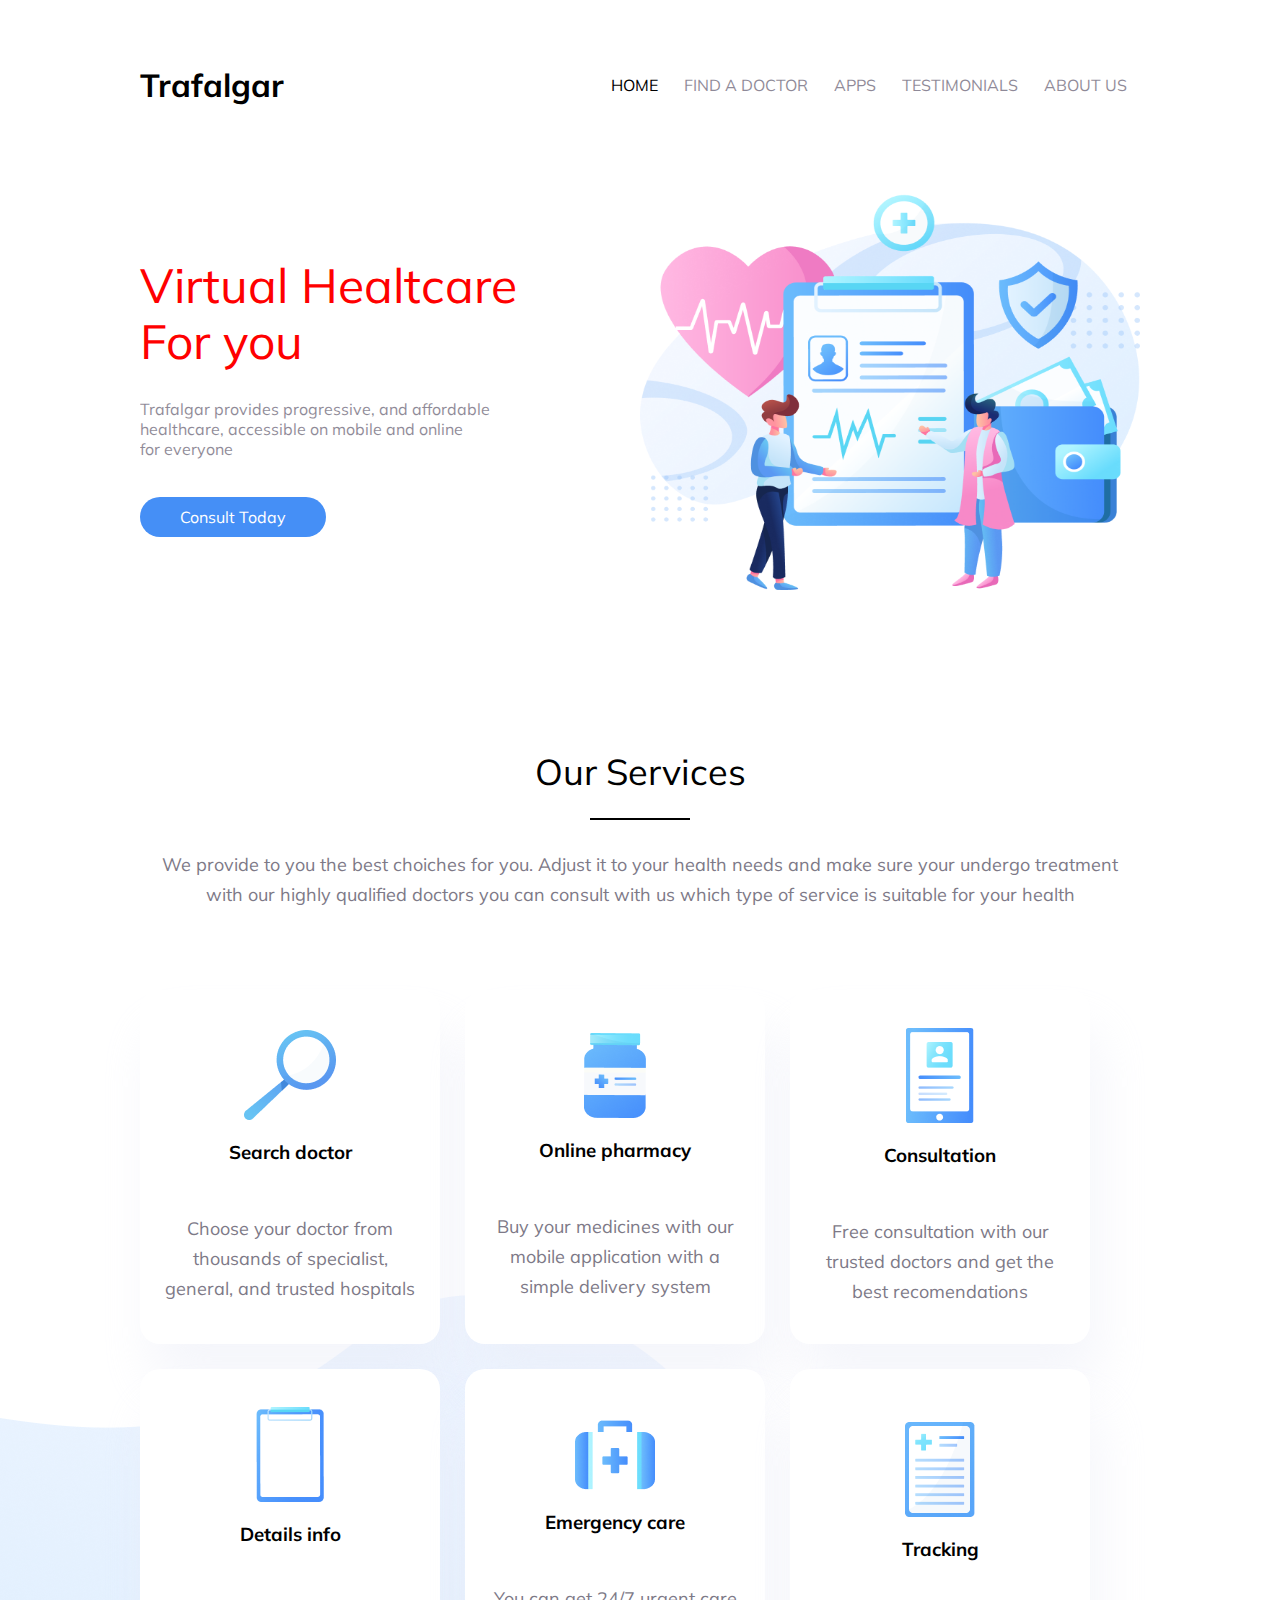
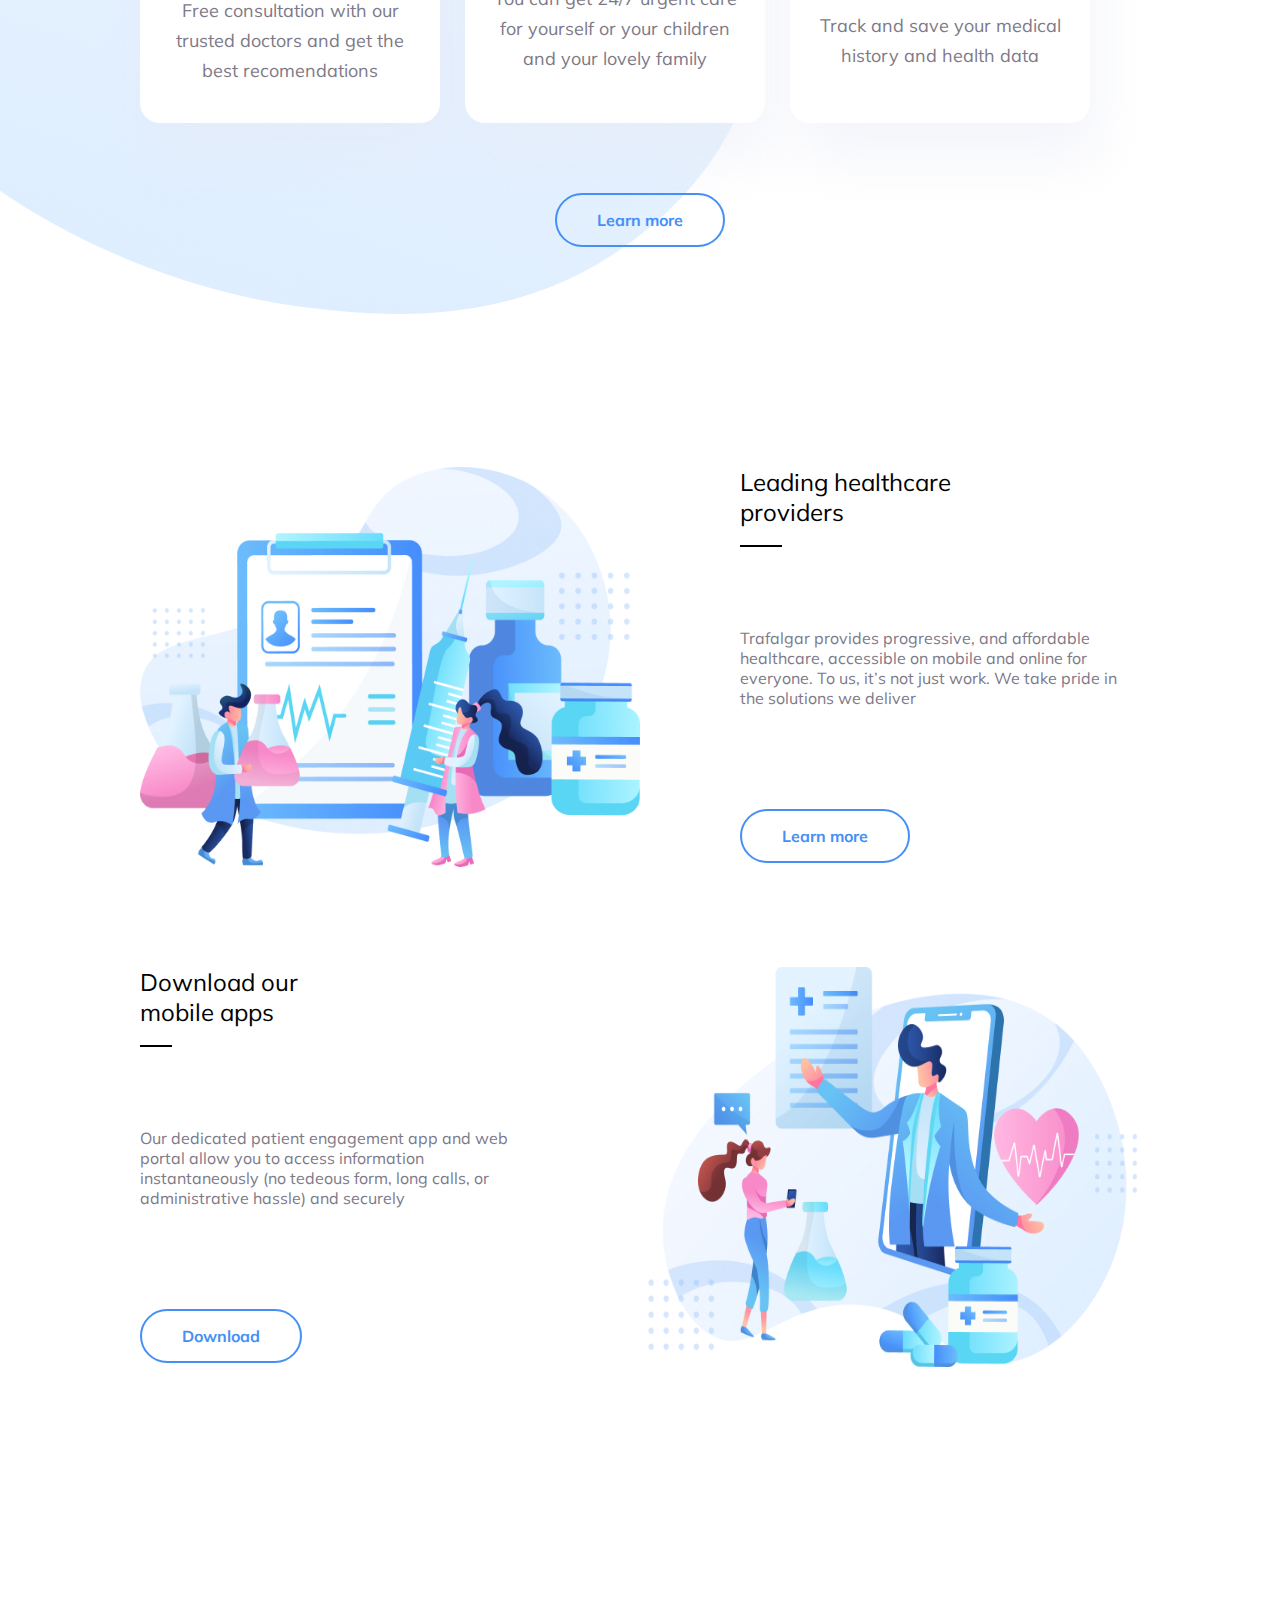
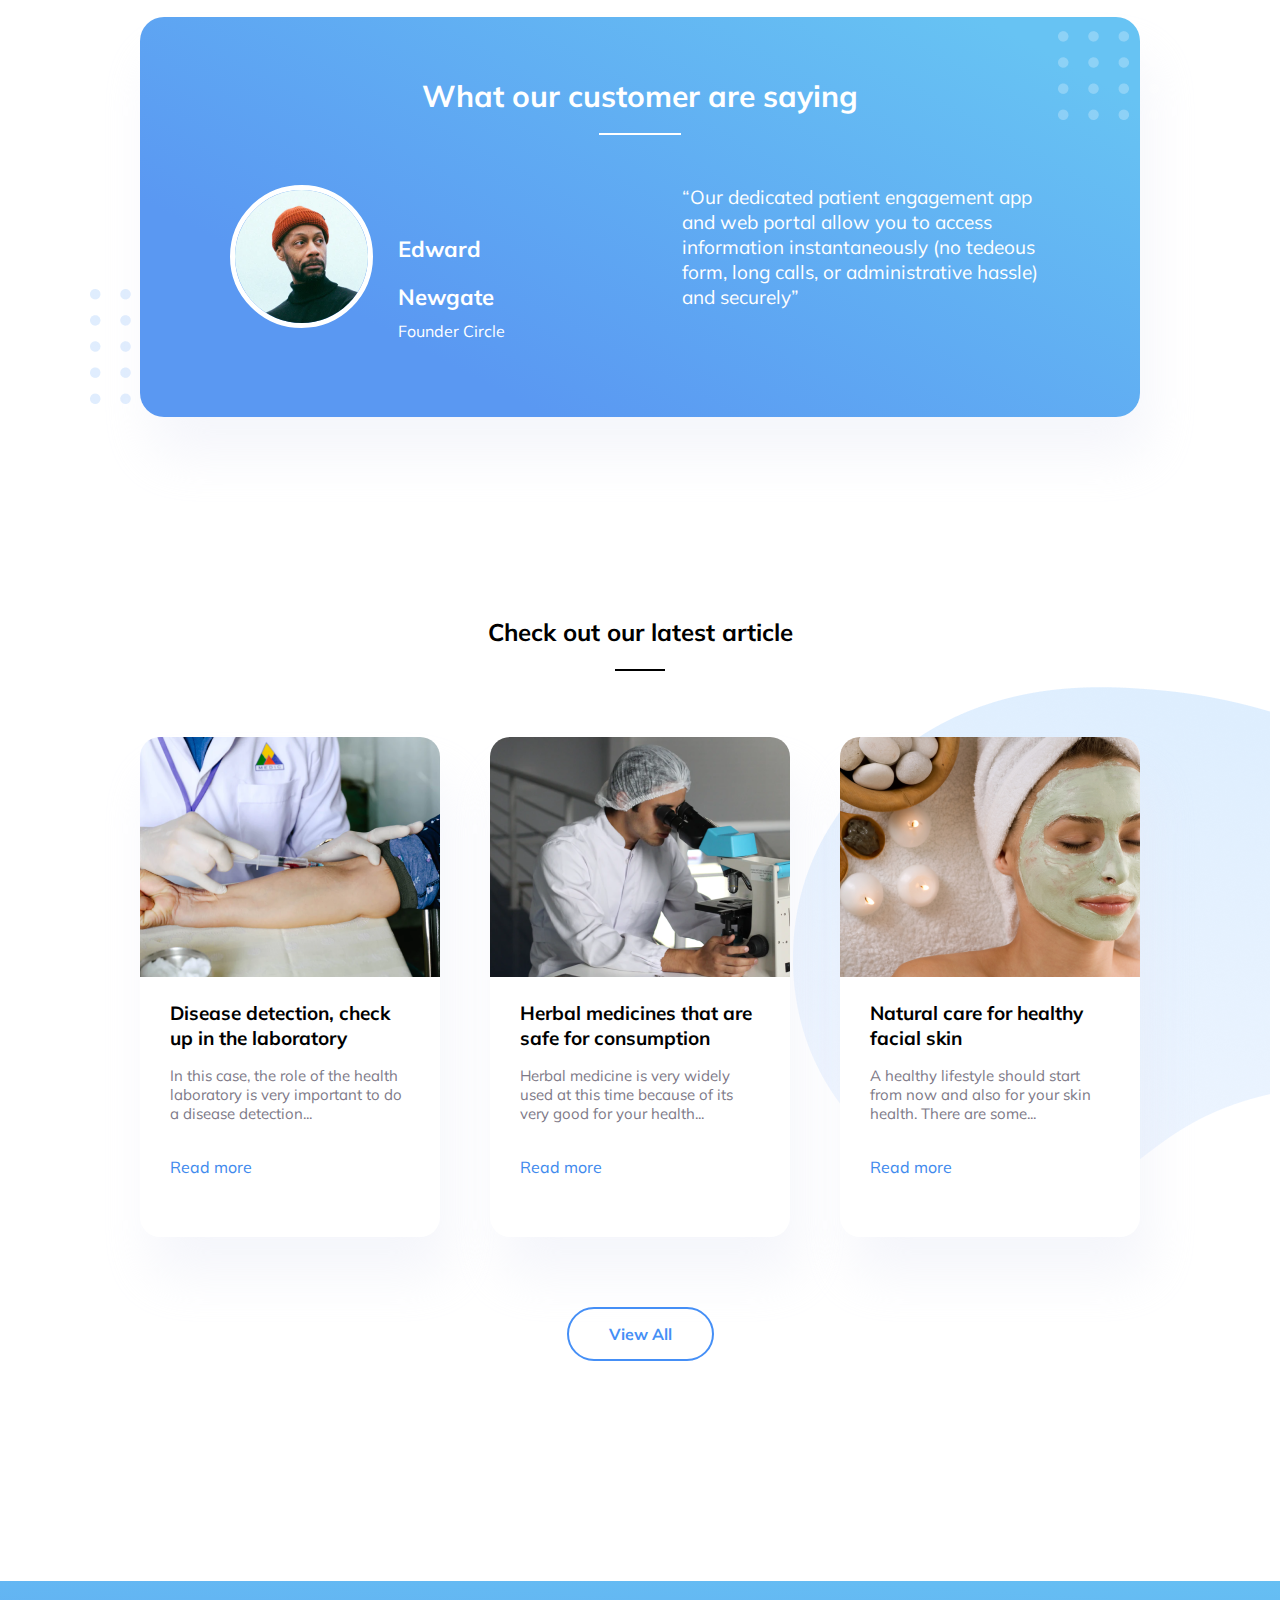
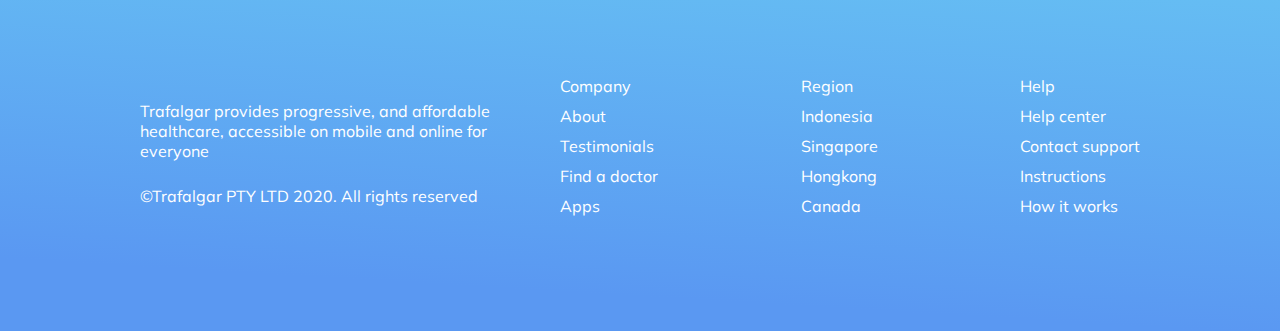
<file: trafalgar landing page/index.html>
<!DOCTYPE html>
<html lang="en">
<head>
    <meta charset="UTF-8">
    <meta http-equiv="X-UA-Compatible" content="IE=edge">
    <meta name="viewport" content="width=device-width, initial-scale=1.0">
    <title>Trafalgar - Landing page</title>
    <link rel="stylesheet" href="style.css">
</head>
<body>
    <img class="overlay" src="./img/Vector.png" alt="">
    <!-- Navigation -->
    <header class="header container">
        <div class="logo-holder">
            <h1 class="logo">Trafalgar</h1>
        </div>
        <ul class="menu-links">
            <li><a class="active" href="#">Home</a></li>
            <li><a href="#">Find a doctor</a></li>
            <li><a href="#">Apps</a></li>
            <li><a href="#">Testimonials</a></li>
            <li><a href="#">About Us</a></li>
        </ul>
    </header>

    <!-- Section 1 -->
    <div class="section1 container">
        <div class="section-left">
            <h1 class="healtcare">
                Virtual Healtcare <br>
                For you
            </h1>
            <p>
                Trafalgar provides progressive, and affordable <br>
                healthcare, accessible on mobile and online <br>
                for everyone
            </p>
            <a href="#" class="btn">Consult Today</a>
        </div>
        <div class="section-right">
            <img src="./img/trafalgar-header illustration 1.png" alt="" height="590" width="693">
        </div>
    </div>

    <!-- Section 2 -->
    <div class="section2 container">
        <h2 class="heading2">Our Services</h2>
        <p>
            We provide to you the best choiches for you. Adjust it to your health needs and make sure your undergo treatment <br>
            with our highly qualified doctors you can consult with us which type of service is suitable for your health
        </p>
        <div class="section2-inner">
            <div class="icon-item">
                <img src="./img/Group.png" alt="">
                <h3>Search doctor</h3>
                <p>Choose your doctor from thousands of specialist, general, and trusted hospitals</p>
            </div>
            <div class="icon-item">
                <img src="./img/Group (1).png" alt="">
                <h3>Online pharmacy</h3>
                <p>Buy  your medicines with our mobile application with a simple delivery system</p>
            </div>
            <div class="icon-item">
                <img src="./img/Frame.png" alt="">
                <h3>Consultation</h3>
                <p>Free consultation with our trusted doctors and get the best recomendations</p>
            </div>
            <div class="icon-item">
                <img src="./img/Group (2).png" alt="">
                <h3>Details info</h3>
                <p>Free consultation with our trusted doctors and get the best recomendations</p>
            </div>
            <div class="icon-item">
                <img src="./img/Frame (1).png" alt="">
                <h3>Emergency care</h3>
                <p>
                    You can get 24/7 urgent care for yourself or your children and your
                    lovely family
                </p>
            </div>
            <div class="icon-item">
                <img src="./img/Frame (2).png" alt="">
                <h3>Tracking</h3>
                <p>Track and save your medical history and health data </p>
            </div>
        </div>
        <div class="section2-btn">
            <a href="#" class="learn-more">Learn more</a>
        </div>
    </div>

    <!-- Section 3 -->
    <div class="section3 container">
        <div class="section3-left">
            <img src="./img/trafalgar-illustration 2.png" alt="">
        </div>
        <div class="section3-right">
            <h2 class="heading2">
                Leading healthcare <br>
                providers</h2>
            <p class="img-block-p">
                Trafalgar provides progressive, and affordable healthcare, accessible on mobile and online for everyone. To us, it’s not just work. We take pride 
                in the solutions we deliver
            </p>
            <a href="#" class="learn-more">Learn more</a>
        </div>
    </div>

    <!-- Section 4 -->
    <div class="section4 container">
        <div class="section4-left">
            <h2 class="heading2">
                 Download our </br>
                 mobile apps
            </h2>
            <p class="img-block-p">
                Our dedicated patient engagement app and 
                web portal allow you to access information instantaneously (no tedeous form, long calls, 
                or administrative hassle) and securely
            </p>
            <a href="#" class="learn-more download">Download</a>
        </div>
        <div class="section4-right">
            <img src="./img/trafalgar-illustration 1.png" alt="">
        </div>
    </div>

    <!-- Carousel -->
    <div class="carousel-section container">
        <img class="particle" src="./img/particle.png" alt="">
        <img class="particle2" src="./img/particle2.png" alt="">
        <div class="carousel-inner">
            <h2 class="carousel-title">What our customer are saying</h2>
            <div class="carousel-data">
                <div class="data-left">
                    <div class="author-img">
                        <img src="./img/image avatar.png" alt="">
                    </div>
                    <div class="author-data">
                        <h4 class="author-name">Edward Newgate</h4>
                        <p class="author-position">Founder Circle</p>
                    </div>
                </div>
                <div class="data-right">
                    <p class="author-comment">
                        “Our dedicated patient engagement app and 
                        web portal allow you to access information instantaneously (no tedeous form, long calls, 
                        or administrative hassle) and securely”
                    </p>
                </div>
            </div>
        </div>
        <div class="carousel-navigation">
            <a href="" class="navigation-prev disabled"></a>
            <div class="navigation-dots">
                <a href="#" class="navigation-dot active"></a>
                <a href="#" class="navigation-dot"></a>
                <a href="#" class="navigation-dot"></a>
                <a href="#" class="navigation-dot"></a>
            </div>
            <a href="" class="navigation-next"></a>
        </div>
    </div>

    <!-- Blog section -->
    <div class="blog-section container">
        <img class="blog-overlay "src="./img/overlay2.png" alt="">
        <h2 class="blog-title">Check out our latest article</h2>
        <div class="blog-inner">
            <div class="blog-item">
                <div class="img-block">
                    <img src="./img/image 1.png" alt="">
                </div>
                <div class="info-block">
                    <a href="#" class="info-title">
                        Disease detection, check 
                        up in the laboratory
                    </a>
                    <p class="info-text">
                        In this case, the role of the health laboratory is very important to do
                        a disease detection...
                    </p>
                    <a href="#" class="info-view">Read more</a>
                </div>
            </div>

            <div class="blog-item">
                <div class="img-block">
                    <img src="./img/image 2 .png" alt="">
                </div>
                <div class="info-block">
                    <a href="#" class="info-title">
                        Herbal medicines that are 
                        safe for consumption
                    </a>
                    <p class="info-text">
                        Herbal medicine is very widely used at this time because of its very good for your health...
                    </p>
                    <a href="#" class="info-view">Read more</a>
                </div>
            </div>

            <div class="blog-item">
                <div class="img-block">
                    <img src="./img/image 3.png" alt="">
                </div>
                <div class="info-block">
                    <a href="#" class="info-title">
                        Natural care for healthy 
                        facial skin
                    </a>
                    <p class="info-text">
                        A healthy lifestyle should start from now and also for your skin health.
                        There are some...
                    </p>
                    <a href="#" class="info-view">Read more</a>
                </div>
            </div>

        </div>
        <div class="blog-section-btn">
            <a href="#" class="learn-more">View All</a>
        </div>
    </div>

    <!-- Footer -->
    <div class="background-footer">
        <footer class="footer container">
            <div class="footer-left">
                <p class="footer-text">
                    Trafalgar provides progressive, and affordable healthcare, accessible on mobile and online 
                    for everyone
                </p>
                <p class="footer-copyright">©Trafalgar PTY LTD 2020. All rights reserved</p>
            </div>
            <div class="footer-right">
                <ul class="footer-navigation-item">
                    <li class="first-item">Company</li>
                    <li>About</li>
                    <li>Testimonials</li>
                    <li>Find a doctor</li>
                    <li>Apps</li>
                </ul>

                <ul class="footer-navigation-item">
                    <li class="first-item">Region</li>
                    <li>Indonesia</li>
                    <li>Singapore</li>
                    <li>Hongkong</li>
                    <li>Canada</li>
                </ul>

                <ul class="footer-navigation-item">
                    <li class="first-item">Help</li>
                    <li>Help center</li>
                    <li>Contact support</li>
                    <li>Instructions</li>
                    <li>How it works</li>
                </ul>
            </div>
        </footer>
    </div>
</body>
</html>
</file>
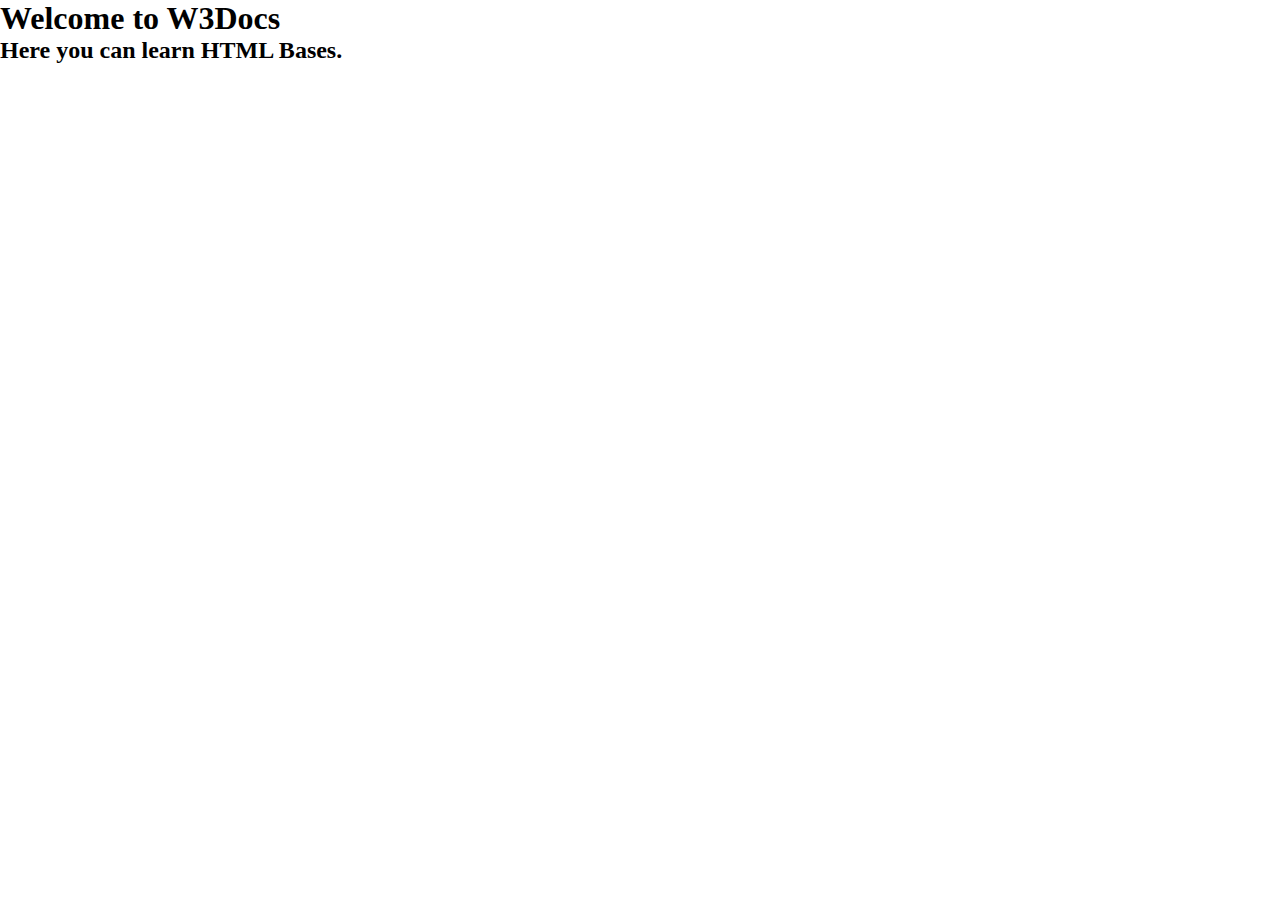
<file: trafalgar landing page/index2.html>
<!DOCTYPE html>
<html lang="en">
<head>
    <meta charset="UTF-8">
    <meta http-equiv="X-UA-Compatible" content="IE=edge">
    <meta name="viewport" content="width=device-width, initial-scale=1.0">
    <title>Document</title>
</head>
<body>
    <style>
        * {
            margin: 0;
            padding: 0;
            box-sizing: border-box;

        }
        div {
            width: 200px;
            background-color: red;
            height: 100vh;
        }
    </style>
    <hgroup>
        <h1>Welcome to W3Docs</h1>
        <h2>Here you can learn HTML Bases.</h2>
      </hgroup>

</body>
</html>
</file>
<file: trafalgar landing page/style.css>
@import url('https://fonts.googleapis.com/css2?family=Mulish&display=swap');

/* Default styles */

body {
    background-color: #fff;
}

* {
    margin: 0;
    padding: 0;
    box-sizing: border-box;
    font-family: 'Mulish', sans-serif;
}

a {
    text-decoration: none;
}

.container {
    width: 1000px;
    margin-right: auto;
    margin-left: auto;
}

.overlay {
    position: absolute;
    left: 0;
    top: 120%;
    z-index: -1;
}

.heading2 {
    font-weight: 400;
}

.img-block-p {
    color: #7D7987;
    width: 400px;
}

/* Navigation */

.header {
    display: flex;
    align-items: center;
    justify-content: space-between;
    margin-top: 65px;
    margin-bottom: 85px;
}

.logo-holder .logo {
    font-weight: bold;
}

.header .menu-links {
    display: flex;
    list-style: none;
}

.header .menu-links .active {
    color: #000;
    opacity: 1;
}


.header .menu-links a {
    text-decoration: none;
    color: #1F1534;
    opacity: 0.5;
    line-height: 23px;
    margin: 0 13px;
    text-transform: uppercase;
    transition: 0.5s;
}

.header .menu-links a:hover {
    color: #000;
    opacity: 1;
}


/* Section 1 */

.section1 {
    display: flex;
    justify-content: space-between;
    align-items: center;
}



.section1 .section-left h1 {
    font-weight: 400;
    font-style: normal;
    line-height: 56px;
    font-size: 48px;
    margin-bottom: 30px;
}

.section1 .section-left p {
    color: #1F1534;
    opacity: 0.5;
    margin-bottom: 48px;
}

.section1 .section-left .btn {
    color: #fff;
    width: 200px;
    height: 56px;
    background-color: #458FF6;
    padding: 10px 40px;
    border-radius: 55px;;
}

.section1 .section-right img {
    width: 500px;
    height: 400px;
}

/* Section 2 */

.section2 {
    margin-top: 150px;
}

.section2 .heading2 {
    text-align: center;
    font-size: 36px;
    line-height: 56px;
    position: relative;
}

.section2 .heading2::after {
    content: '';
    position: absolute;
    width: 10%;
    background-color: #000;
    height: 2px;
    left: 50%;
    bottom: -20px;
    transform: translateX(-50%);
}

.section2 p {
    text-align: center;
    line-height: 30px;
    margin-top: 50px;
    font-size: 18px;
    color: #7D7987;
}

.section2 .section2-inner {
    display: flex;
    margin-top: 80px;
    flex-wrap: wrap;
    gap: 25px;
    margin-bottom: 70px;
}

.section2-inner .icon-item {
    width: 300px;
    height: 354px;
    border-radius: 20px;
    background-color: #fff;
    box-shadow: 10px 40px 50px 0px #E5E9F666;
    padding: 30px 20px;
    display: flex;
    flex-direction: column;
    justify-content: center;
    align-items: center;
    transition: 0.3s ease;
}

.section2-inner .icon-item:hover {
    transform: scale(1.08);
}

.section2-inner .icon-item h3 {
    margin-top: 20px;
}

.learn-more {
    color:#458FF6;
    border: 2px solid #458FF6;
    border-radius: 55px;
    padding: 15px 40px;
    font-weight: bold;
    transition: 0.2s ease;
}

.learn-more:hover {
    background-color: #458FF6;
    color: #fff;
}

.section2-btn {
    display: flex;
    justify-content: center;
    margin-bottom: 220px;
}

/* Section 3, Section 4 */ 

.section3, .section4 {
    height: 400px;
    margin-bottom: 100px;
    display: flex;
}

.section3-left, .section4-left {
    float: left;
    margin-right: 100px;
}

.section3-right, .section4-left {
    height: 44vh;
    display: flex;
    flex-direction: column;
    justify-content: space-between;
    align-items: flex-start;
}

.section3-left img, .section4-right img {
    width: 500px;
    height: 400px;
    margin-bottom: 50px;
}

.section3-right .heading2, .section4-left .heading2 {
    position: relative;
}


.section3-right .heading2::after, .section4-left .heading2::after {
    content: '';
    position: absolute;
    bottom: -20px;
    left: 0;
    width: 20%;
    background: #000;
    height: 2px;
}

/* Carousel */

.carousel-section {
    width: 1000px;
    height: 400px;
    border-radius: 24px;
    background: linear-gradient(208.18deg, #67C3F3 9.05%, #5A98F2 76.74%);
    margin-top: 250px;
    box-shadow: 10px 40px 50px 0px #E5E9F666;
    position: relative;
}

.carousel-inner {
    padding: 60px 90px;
}

.carousel-inner .carousel-title {
    position: relative;
    text-align: center;
    color: #fff;
    font-size: 30px;
}

.carousel-inner .carousel-title::after {
    content: '';
    position: absolute;
    bottom: -20px;
    left: 50%;
    transform: translateX(-50%);
    width: 10%;
    height: 2px;
    background-color: #fff;

}

.carousel-data {
    display: flex;
    margin-top: 70px;
}

.carousel-data .data-left {
    display: flex;
    margin-right: 100px;
}

.data-left .author-img img {
    border-radius: 50%;
    border: 5px solid #fff;
}

.data-left .author-data {
    display: flex;
    flex-direction: column;
    color: #fff;
    width: 184px;
    margin-left: 25px;
    margin-top: 40px;
}

.author-data .author-name {
    font-size: 22px;
    line-height: 48px;
}

.carousel-data .data-right {
    width: 400px;
    color: #fff;
    font-size: 19px;
    line-height: 25px;
}

.particle {
    position: absolute;
    top: 68%;
    left: -5%;
    z-index: -3;
}
 
.particle2 {
    position: absolute;
    top: -3%;
    right: -5%;
}

/* Blog section */ 

.blog-section {
    margin-top: 200px;
    position: relative;
}

.blog-section .blog-overlay {
    position: absolute;
    top: -5%;
    right: -13%;
    z-index: -2;
}

.blog-section .blog-title {
    text-align: center;
    margin-bottom: 90px;
    position: relative;
}

.blog-section .blog-title::before {
    content: '';
    position: absolute;
    bottom: -80%;
    left: 50%;
    transform: translateX(-50%);
    width: 5%;
    background-color: #000;
    height: 2px;
}

.blog-inner {
    display: flex;
    gap: 50px;
    margin-bottom: 70px;
}

.blog-inner .info-block {
    padding: 20px 30px;
}

.blog-inner .info-block .info-text {
    color: #7D7987;
    margin-top: 15px;
    margin-bottom: 30px;
    width: 100%;
    font-size: 15px;
}

.blog-inner .info-block .info-view {
    line-height: 28px;
    font-size: 16px;
    color: #4089ED;
}

.blog-inner .info-block .info-title {
    color: #000;
    font-size: 19px;
    line-height: 25px;
    font-weight: 700;
}

.blog-inner .blog-item {
    width: 300px;
    height: 500px;
    border-radius: 20px;
    box-shadow: 10px 40px 50px 0px #E5E9F666;
    overflow: hidden;
    transition: 0.3s ease;
    background-color: #fff;
}

.blog-inner .blog-items:hover {
    transform: scale(1.08);
}

.blog-section .blog-section-btn {
    display: flex;
    justify-content: center;
    align-items: center;
    margin-bottom: 220px;
}


/* Footer */

.background-footer {
    width: 100%;
    background: linear-gradient(183.41deg, #67C3F3 -8.57%, #5A98F2 82.96%);
    padding: 50px 0;
    height: 350px;
}

.footer {
    display: flex;
    justify-content: space-between;
    color: #fff;
}

.footer-left {
    width: 370px;
    display: flex;
    flex-direction: column;
    margin-top: 70px;
}

.footer-left .footer-text {
    margin-bottom: 25px;
}

.footer .footer-right {
    display: flex;
    margin-top: 40px;
    flex: 2;
    justify-content: space-between;
    margin-left: 50px;
}

.footer-right .footer-navigation-item {
    list-style: none;
}

.footer-right .footer-navigation-item li {
    line-height: 30px;
    cursor: pointer;
}

.healtcare {
    color: red;
}

#paragraph {
    color: red;
}
</file>
